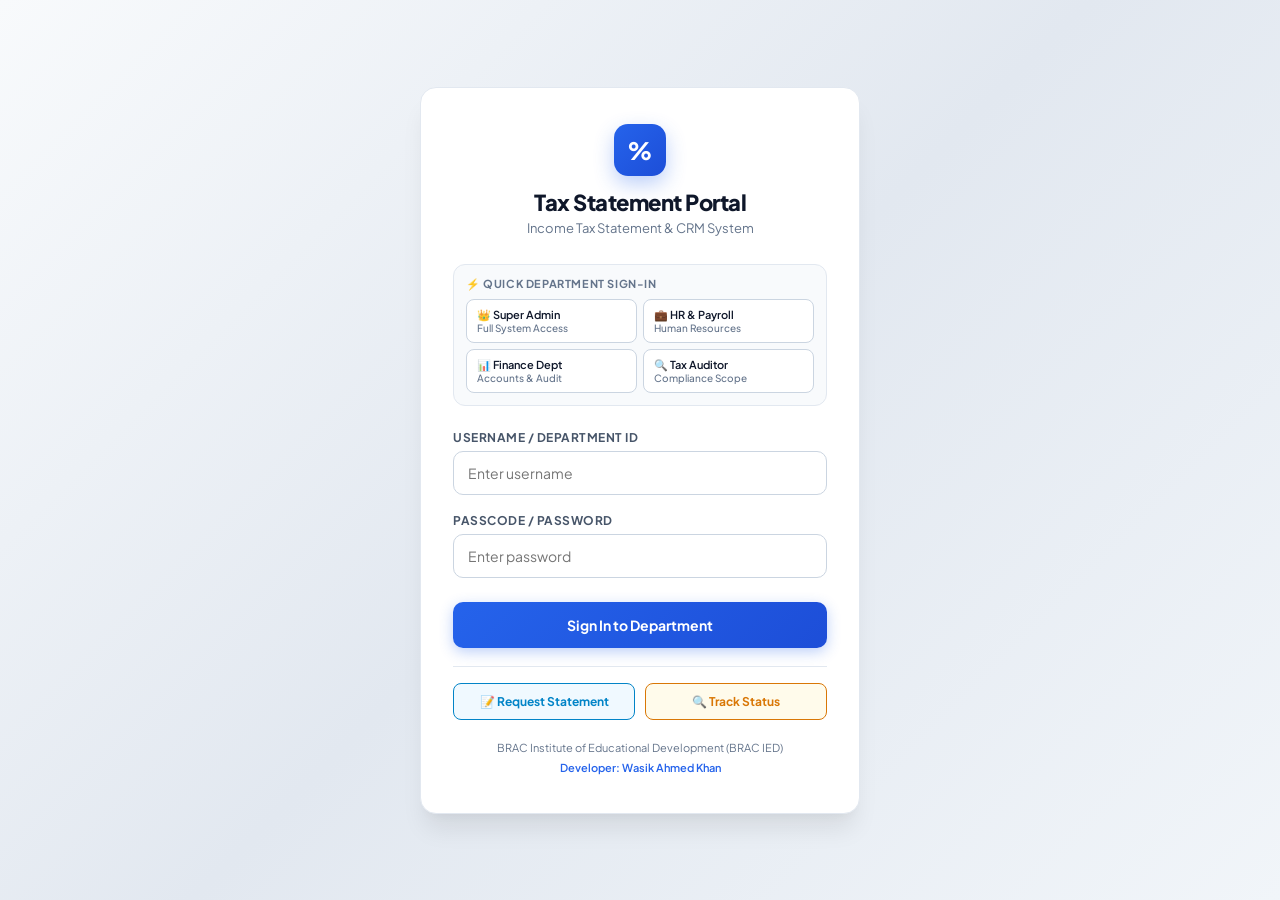
<file: templates/login.html>
<!DOCTYPE html>
<html lang="en">
<head>
<meta charset="UTF-8">
<meta name="viewport" content="width=device-width, initial-scale=1.0">
<title>Tax Statement Portal - Income Tax Statement &amp; CRM System</title>
<link rel="preconnect" href="https://fonts.googleapis.com">
<link rel="preconnect" href="https://fonts.gstatic.com" crossorigin>
<link href="https://fonts.googleapis.com/css2?family=Plus+Jakarta+Sans:wght@400;500;600;700;800&display=swap" rel="stylesheet">
<style>
:root {
  --primary: #2563eb;
  --primary-hover: #1d4ed8;
  --dark: #0f172a;
  --dark-surface: #1e293b;
  --dark-border: #334155;
  --border: #e2e8f0;
  --text-main: #0f172a;
  --text-muted: #64748b;
  --radius: 16px;
  --shadow-lg: 0 25px 50px -12px rgba(0, 0, 0, 0.25);
}

* { margin:0; padding:0; box-sizing:border-box; font-family:'Plus Jakarta Sans', -apple-system, sans-serif; }

body {
  background: linear-gradient(135deg, #f8fafc 0%, #e2e8f0 50%, #f1f5f9 100%);
  min-height: 100vh;
  display: flex;
  align-items: center;
  justify-content: center;
  padding: 20px;
  color: #0f172a;
}

.login-container {
  width: 100%;
  max-width: 440px;
  background: #ffffff;
  border: 1px solid #e2e8f0;
  border-radius: var(--radius);
  box-shadow: 0 20px 25px -5px rgba(0, 0, 0, 0.08), 0 8px 10px -6px rgba(0, 0, 0, 0.04);
  padding: 36px 32px;
  animation: fadeIn 0.4s ease;
}

@keyframes fadeIn {
  from { opacity: 0; transform: translateY(12px); }
  to { opacity: 1; transform: translateY(0); }
}

.brand-header {
  text-align: center;
  margin-bottom: 28px;
}

.brand-logo {
  width: 52px;
  height: 52px;
  background: linear-gradient(135deg, #2563eb, #1d4ed8);
  border-radius: 14px;
  display: inline-flex;
  align-items: center;
  justify-content: center;
  font-weight: 800;
  font-size: 24px;
  color: #fff;
  box-shadow: 0 8px 20px rgba(37,99,235,0.3);
  margin-bottom: 12px;
}

.brand-header h2 {
  font-size: 22px;
  font-weight: 800;
  letter-spacing: -0.5px;
  margin-bottom: 4px;
  color: #0f172a;
}

.brand-header p {
  font-size: 13px;
  color: #64748b;
}

.dept-presets {
  margin-bottom: 24px;
  background: #f8fafc;
  border: 1px solid #e2e8f0;
  border-radius: 12px;
  padding: 12px;
}

.dept-presets-title {
  font-size: 11px;
  font-weight: 700;
  text-transform: uppercase;
  letter-spacing: 0.6px;
  color: #64748b;
  margin-bottom: 8px;
}

.preset-grid {
  display: grid;
  grid-template-columns: repeat(2, 1fr);
  gap: 6px;
}

.preset-btn {
  background: #ffffff;
  border: 1px solid #cbd5e1;
  color: #0f172a;
  padding: 8px 10px;
  border-radius: 8px;
  font-size: 11px;
  font-weight: 600;
  cursor: pointer;
  text-align: left;
  transition: all 0.15s ease;
  display: flex;
  flex-direction: column;
}
.preset-btn:hover {
  background: #eff6ff;
  border-color: #2563eb;
  color: #1d4ed8;
}
.preset-btn .preset-dept {
  font-size: 10px;
  color: #64748b;
  font-weight: 500;
}

.form-group {
  margin-bottom: 18px;
}

.form-group label {
  display: block;
  font-size: 12px;
  font-weight: 700;
  color: #475569;
  margin-bottom: 6px;
  text-transform: uppercase;
  letter-spacing: 0.5px;
}

.input-wrap {
  position: relative;
}

.form-group input {
  width: 100%;
  background: #ffffff;
  border: 1px solid #cbd5e1;
  color: #0f172a;
  padding: 12px 14px;
  border-radius: 10px;
  font-size: 14px;
  outline: none;
  transition: border-color 0.2s ease;
}

.form-group input:focus {
  border-color: var(--primary);
  box-shadow: 0 0 0 3px rgba(37,99,235,0.25);
}

.alert-error {
  background: #fef2f2;
  border: 1px solid #fca5a5;
  color: #b91c1c;
  padding: 10px 14px;
  border-radius: 10px;
  font-size: 13px;
  margin-bottom: 18px;
  display: none;
}
.alert-error.show { display: block; }

.submit-btn {
  width: 100%;
  background: linear-gradient(135deg, #2563eb, #1d4ed8);
  color: #fff;
  border: none;
  padding: 14px;
  border-radius: 10px;
  font-size: 14px;
  font-weight: 700;
  cursor: pointer;
  transition: all 0.2s ease;
  box-shadow: 0 4px 14px rgba(37,99,235,0.3);
  margin-top: 6px;
}

.submit-btn:hover {
  background: linear-gradient(135deg, #1d4ed8, #1e40af);
  transform: translateY(-1px);
}

.footer-note {
  font-size: 11px;
  color: #64748b;
  text-align: center;
  margin-top: 20px;
  line-height: 1.5;
}
</style>
</head>
<body>

<div class="login-container">
  <div class="brand-header">
    <div class="brand-logo">%</div>
    <h2>Tax Statement Portal</h2>
    <p>Income Tax Statement &amp; CRM System</p>
  </div>

  <!-- Quick Department Login Shortcuts -->
  <div class="dept-presets">
    <div class="dept-presets-title">⚡ Quick Department Sign-In</div>
    <div class="preset-grid">
      <button type="button" class="preset-btn" onclick="fillLogin('admin', 'admin123')">
        <span>👑 Super Admin</span>
        <span class="preset-dept">Full System Access</span>
      </button>
      <button type="button" class="preset-btn" onclick="fillLogin('hr_manager', 'hr123')">
        <span>💼 HR &amp; Payroll</span>
        <span class="preset-dept">Human Resources</span>
      </button>
      <button type="button" class="preset-btn" onclick="fillLogin('finance_user', 'fin123')">
        <span>📊 Finance Dept</span>
        <span class="preset-dept">Accounts &amp; Audit</span>
      </button>
      <button type="button" class="preset-btn" onclick="fillLogin('audit_inspector', 'audit123')">
        <span>🔍 Tax Auditor</span>
        <span class="preset-dept">Compliance Scope</span>
      </button>
    </div>
  </div>

  <div class="alert-error" id="errorAlert"></div>

  <form id="loginForm" onsubmit="handleLogin(event)">
    <div class="form-group">
      <label>Username / Department ID</label>
      <input type="text" id="username" placeholder="Enter username" required>
    </div>

    <div class="form-group">
      <label>Passcode / Password</label>
      <input type="password" id="password" placeholder="Enter password" required>
    </div>

    <button type="submit" class="submit-btn">Sign In to Department</button>
  </form>

  <div style="margin-top:18px; padding-top:16px; border-top:1px solid #e2e8f0; display:flex; gap:10px;">
    <button type="button" class="btn" style="flex:1; border:1px solid #0284c7; color:#0284c7; font-size:12px; font-weight:700; padding:10px; background:#f0f9ff; border-radius:8px; cursor:pointer;" onclick="openPublicRequestModal()">
      📝 Request Statement
    </button>
    <button type="button" class="btn" style="flex:1; border:1px solid #d97706; color:#d97706; font-size:12px; font-weight:700; padding:10px; background:#fffbeb; border-radius:8px; cursor:pointer;" onclick="openTrackModal()">
      🔍 Track Status
    </button>
  </div>

  <div class="footer-note">
    BRAC Institute of Educational Development (BRAC IED)<br>
    <span style="font-weight:600; color:#2563eb; font-size:11px; margin-top:4px; display:inline-block;">Developer: Wasik Ahmed Khan</span>
  </div>
</div>

<!-- Public Employee Request Modal -->
<div class="modal-overlay" id="publicRequestModal" style="display:none; position:fixed; top:0; left:0; width:100vw; height:100vh; background:rgba(15,23,42,0.6); backdrop-filter:blur(4px); z-index:300; align-items:center; justify-content:center;">
  <div style="background:#ffffff; border:1px solid #cbd5e1; border-radius:14px; width:480px; max-width:90%; padding:24px; color:#0f172a; box-shadow:0 20px 25px -5px rgba(0,0,0,0.15);">
    <div style="display:flex; justify-content:space-between; align-items:center; border-bottom:1px solid #e2e8f0; padding-bottom:12px; margin-bottom:16px;">
      <h3 style="color:#0284c7; font-size:16px; margin:0; font-weight:700;">📝 Request Income Tax Statement</h3>
      <button style="background:none; border:none; color:#64748b; font-size:20px; cursor:pointer;" onclick="closePublicRequestModal()">&times;</button>
    </div>
    <form onsubmit="handlePublicRequestSubmit(event)">
      <div style="display:grid; grid-template-columns:1fr 1fr; gap:10px; margin-bottom:12px;">
        <div>
          <label style="font-size:11px; font-weight:700; text-transform:uppercase; color:#475569; display:block; margin-bottom:4px;">Main PIN Number *</label>
          <input type="text" id="reqPin" placeholder="e.g. 10100" required style="width:100%; padding:8px 12px; border:1px solid #cbd5e1; background:#ffffff; color:#0f172a; border-radius:6px; font-size:13px;">
        </div>
        <div>
          <label style="font-size:11px; font-weight:700; text-transform:uppercase; color:#475569; display:block; margin-bottom:4px;">Full Name *</label>
          <input type="text" id="reqName" placeholder="Enter Full Name" required style="width:100%; padding:8px 12px; border:1px solid #cbd5e1; background:#ffffff; color:#0f172a; border-radius:6px; font-size:13px;">
        </div>
      </div>
      <div style="display:grid; grid-template-columns:1fr 1fr; gap:10px; margin-bottom:12px;">
        <div>
          <label style="font-size:11px; font-weight:700; text-transform:uppercase; color:#475569; display:block; margin-bottom:4px;">Designation</label>
          <input type="text" id="reqDesignation" placeholder="Designation" style="width:100%; padding:8px 12px; border:1px solid #cbd5e1; background:#ffffff; color:#0f172a; border-radius:6px; font-size:13px;">
        </div>
        <div>
          <label style="font-size:11px; font-weight:700; text-transform:uppercase; color:#475569; display:block; margin-bottom:4px;">TIN Number</label>
          <input type="text" id="reqTin" placeholder="12-Digit TIN" style="width:100%; padding:8px 12px; border:1px solid #cbd5e1; background:#ffffff; color:#0f172a; border-radius:6px; font-size:13px;">
        </div>
      </div>
      <div style="margin-bottom:12px;">
        <label style="font-size:11px; font-weight:700; text-transform:uppercase; color:#475569; display:block; margin-bottom:4px;">Notification Email Address *</label>
        <input type="email" id="reqEmail" placeholder="your.name@brac.net" required style="width:100%; padding:8px 12px; border:1px solid #cbd5e1; background:#ffffff; color:#0f172a; border-radius:6px; font-size:13px;">
      </div>
      <div style="margin-bottom:16px;">
        <label style="font-size:11px; font-weight:700; text-transform:uppercase; color:#475569; display:block; margin-bottom:4px;">Fiscal Year</label>
        <select id="reqFy" style="width:100%; padding:8px 12px; border:1px solid #cbd5e1; background:#ffffff; color:#0284c7; font-weight:700; border-radius:6px; font-size:13px;">
          <option value="2025-2026">FY 2025-2026</option>
          <option value="2024-2025">FY 2024-2025</option>
        </select>
      </div>
      <button type="submit" class="submit-btn" style="background:#2563eb;">Submit Tax Statement Request</button>
    </form>
  </div>
</div>

<!-- Public Tracking Modal -->
<div class="modal-overlay" id="trackModal" style="display:none; position:fixed; top:0; left:0; width:100vw; height:100vh; background:rgba(15,23,42,0.6); backdrop-filter:blur(4px); z-index:300; align-items:center; justify-content:center;">
  <div style="background:#ffffff; border:1px solid #cbd5e1; border-radius:14px; width:460px; max-width:90%; padding:24px; color:#0f172a; box-shadow:0 20px 25px -5px rgba(0,0,0,0.15);">
    <div style="display:flex; justify-content:space-between; align-items:center; border-bottom:1px solid #e2e8f0; padding-bottom:12px; margin-bottom:16px;">
      <h3 style="color:#d97706; font-size:16px; margin:0; font-weight:700;">🔍 Track Request Progress</h3>
      <button style="background:none; border:none; color:#64748b; font-size:20px; cursor:pointer;" onclick="closeTrackModal()">&times;</button>
    </div>
    <form onsubmit="handleTrackSubmit(event)">
      <div style="margin-bottom:12px;">
        <label style="font-size:11px; font-weight:700; text-transform:uppercase; color:#475569; display:block; margin-bottom:4px;">Enter PIN or Request ID</label>
        <div style="display:flex; gap:8px;">
          <input type="text" id="trackQuery" placeholder="e.g. 10100 or REQ-2026..." required style="flex:1; padding:8px 12px; border:1px solid #cbd5e1; background:#ffffff; color:#0f172a; border-radius:6px; font-size:13px;">
          <button type="submit" class="submit-btn" style="width:auto; padding:8px 16px; background:#d97706;">Search</button>
        </div>
      </div>
    </form>
    <div id="trackResultContainer" style="margin-top:16px; display:none; background:#f8fafc; border:1px solid #e2e8f0; border-radius:8px; padding:14px;">
    </div>
  </div>
</div>

<script>
function fillLogin(u, p) {
  document.getElementById('username').value = u;
  document.getElementById('password').value = p;
  document.getElementById('errorAlert').classList.remove('show');
}

function openPublicRequestModal() {
  document.getElementById('publicRequestModal').style.display = 'flex';
}
function closePublicRequestModal() {
  document.getElementById('publicRequestModal').style.display = 'none';
}
function openTrackModal() {
  document.getElementById('trackModal').style.display = 'flex';
}
function closeTrackModal() {
  document.getElementById('trackModal').style.display = 'none';
}

async function handlePublicRequestSubmit(e) {
  e.preventDefault();
  const payload = {
    pin: document.getElementById('reqPin').value.trim(),
    name: document.getElementById('reqName').value.trim(),
    designation: document.getElementById('reqDesignation').value.trim(),
    tin: document.getElementById('reqTin').value.trim(),
    email: document.getElementById('reqEmail').value.trim(),
    fiscal_year: document.getElementById('reqFy').value
  };

  try {
    const resp = await fetch('/api/request-statement', {
      method: 'POST',
      headers: { 'Content-Type': 'application/json' },
      body: JSON.stringify(payload)
    });
    const data = await resp.json();
    if (data.error) { alert('Error: ' + data.error); return; }
    alert('✅ Request Submitted Successfully!\nTracking ID: ' + data.request.req_id + '\nAn email update will be sent when your statement is prepared.');
    closePublicRequestModal();
  } catch (err) {
    alert('Submission error: ' + err.message);
  }
}

async function handleTrackSubmit(e) {
  e.preventDefault();
  const q = document.getElementById('trackQuery').value.trim();
  const container = document.getElementById('trackResultContainer');
  try {
    const resp = await fetch('/api/request-statement/track/' + encodeURIComponent(q));
    const data = await resp.json();
    if (data.error) {
      container.style.display = 'block';
      container.innerHTML = '<div style="color:#f87171; font-weight:700; font-size:13px;">❌ ' + data.error + '</div>';
      return;
    }
    const r = data.request;
    let badgeColor = '#f59e0b';
    if (r.status === 'Ready for Pickup') badgeColor = '#10b981';
    if (r.status === 'Completed') badgeColor = '#3b82f6';

    let html = '<div style="font-size:12px;">';
    html += '<div style="font-weight:700; color:#38bdf8; font-size:13px; margin-bottom:6px;">Request ID: ' + r.req_id + '</div>';
    html += '<div><strong>PIN:</strong> ' + r.pin + ' | <strong>Name:</strong> ' + r.name + '</div>';
    html += '<div><strong>Fiscal Year:</strong> ' + r.fiscal_year + '</div>';
    html += '<div style="margin-top:10px; background:#0f172a; padding:8px 12px; border-radius:6px; border:1px solid #334155; display:flex; justify-content:space-between; align-items:center;">';
    html += '<span style="color:#94a3b8; font-weight:700;">CURRENT STATUS:</span>';
    html += '<span style="background:' + badgeColor + '; color:#0f172a; font-weight:800; padding:2px 8px; border-radius:10px;">' + r.status + '</span>';
    html += '</div>';
    if (r.status === 'Ready for Pickup') {
      html += '<div style="color:#10b981; font-weight:700; margin-top:8px; font-size:11px;">🎉 Statement is printed and ready for pickup at HR!</div>';
    }
    html += '</div>';

    container.style.display = 'block';
    container.innerHTML = html;
  } catch (err) {
    container.style.display = 'block';
    container.innerHTML = '<div style="color:#f87171;">Error tracking request: ' + err.message + '</div>';
  }
}

async function handleLogin(e) {
  e.preventDefault();
  const u = document.getElementById('username').value.trim();
  const p = document.getElementById('password').value;
  const errBox = document.getElementById('errorAlert');

  errBox.classList.remove('show');

  try {
    const resp = await fetch('/login', {
      method: 'POST',
      headers: { 'Content-Type': 'application/json' },
      body: JSON.stringify({ username: u, password: p })
    });
    const data = await resp.json();

    if (data.error) {
      errBox.textContent = data.error;
      errBox.classList.add('show');
      return;
    }

    if (data.success) {
      window.location.href = '/';
    }
  } catch (err) {
    errBox.textContent = 'Login connection error: ' + err.message;
    errBox.classList.add('show');
  }
}
</script>
</body>
</html>
</file>
